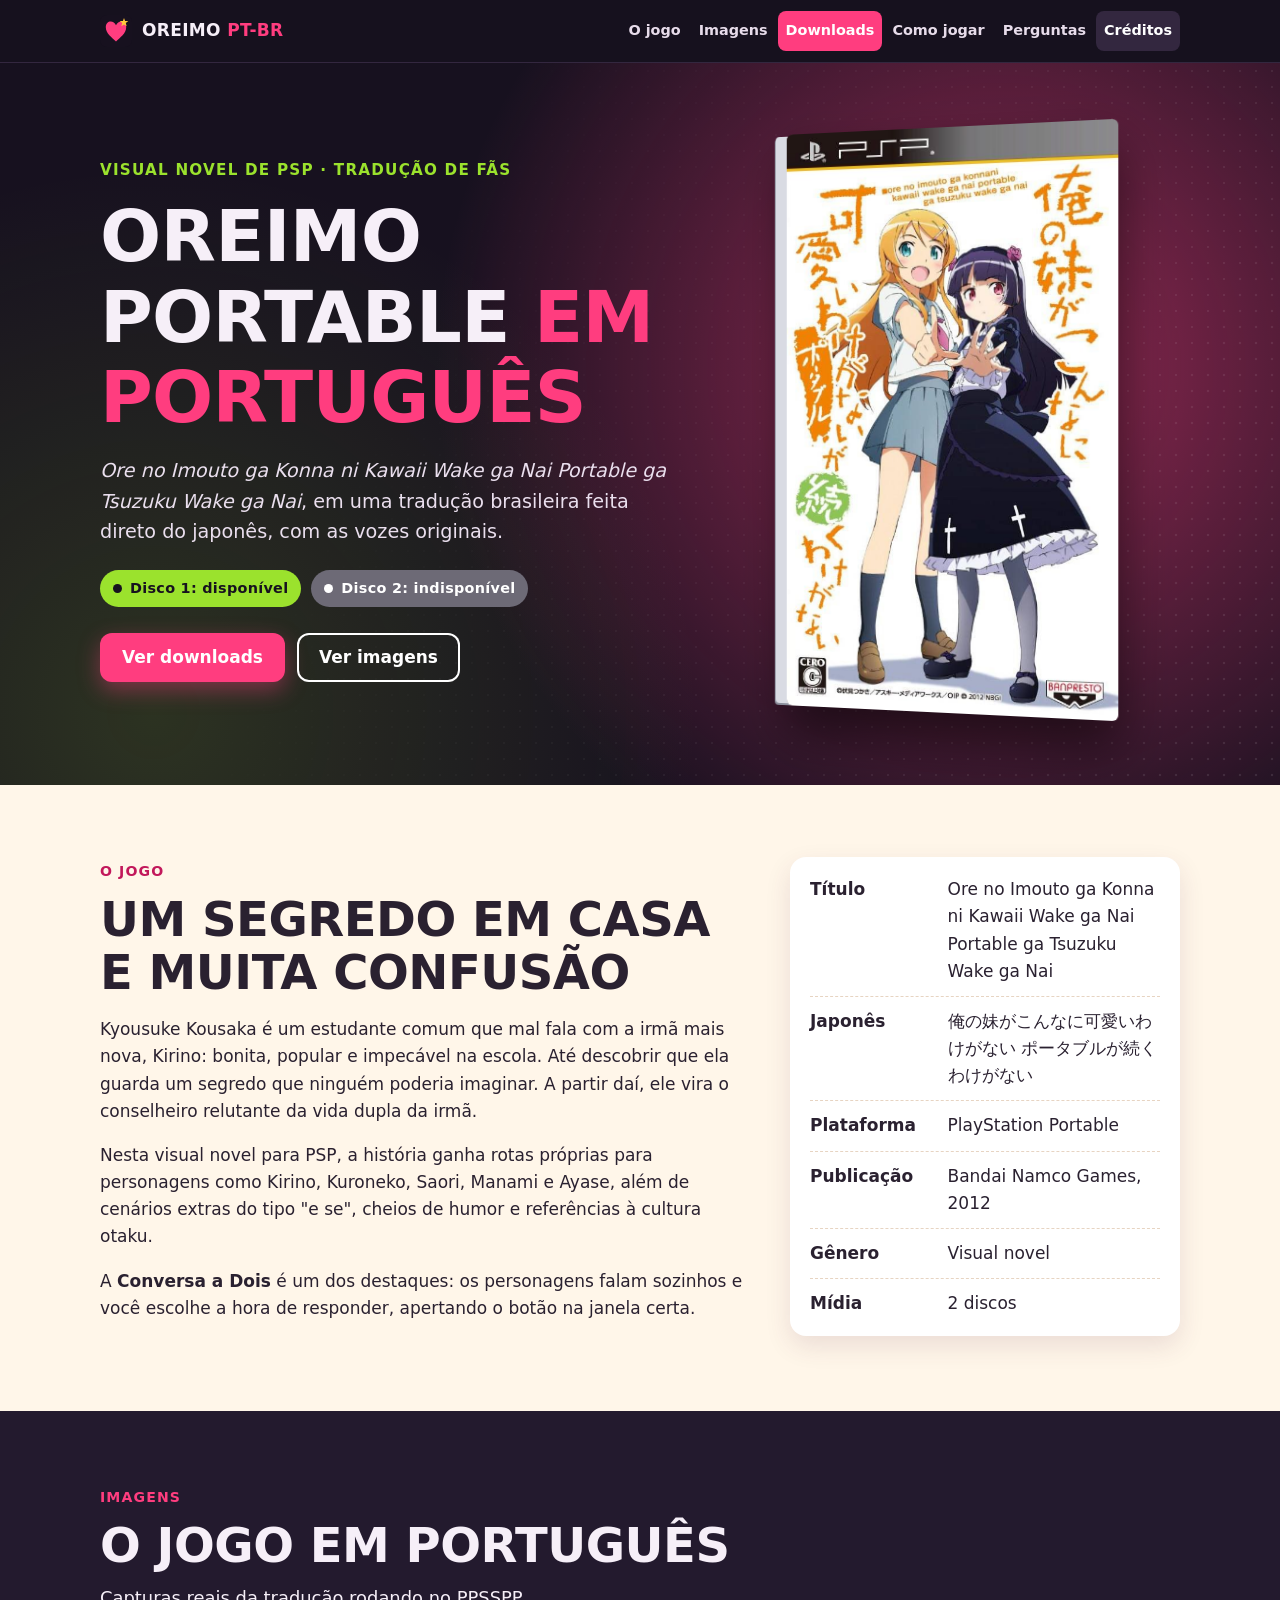
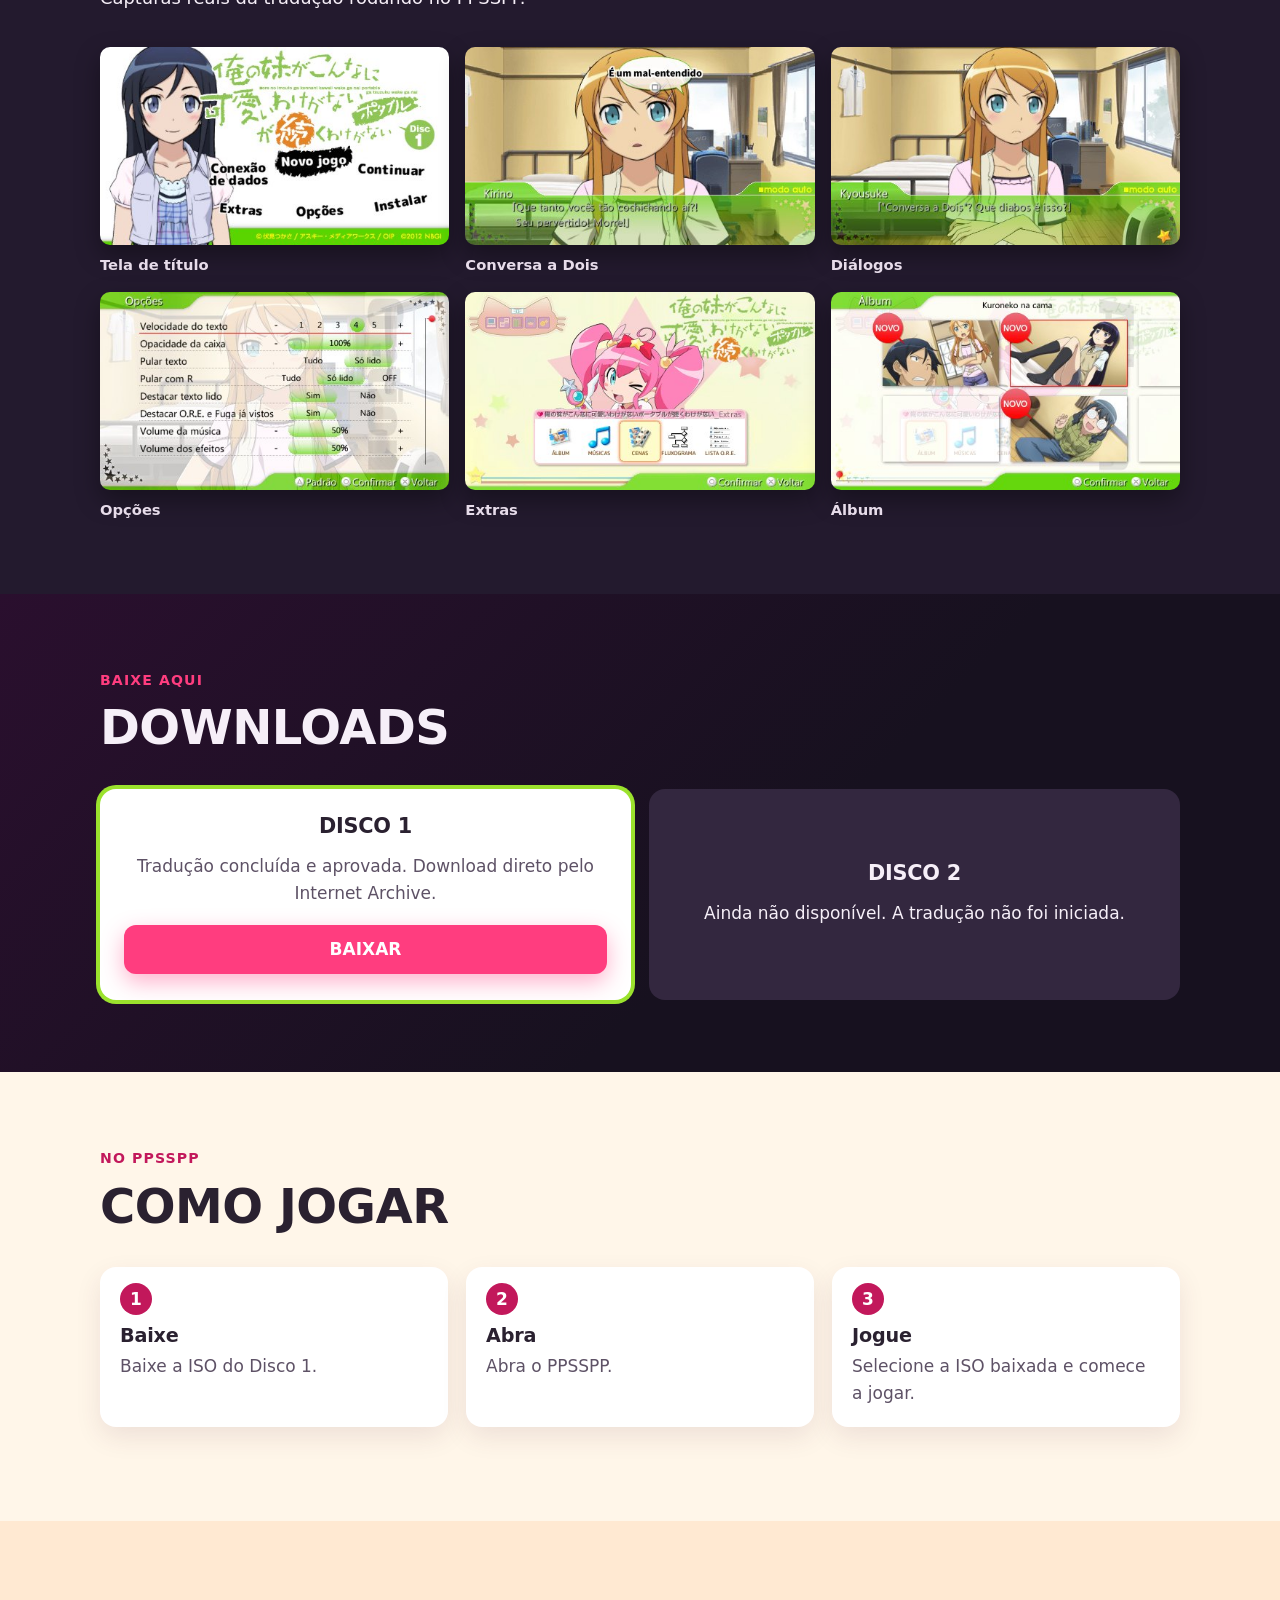
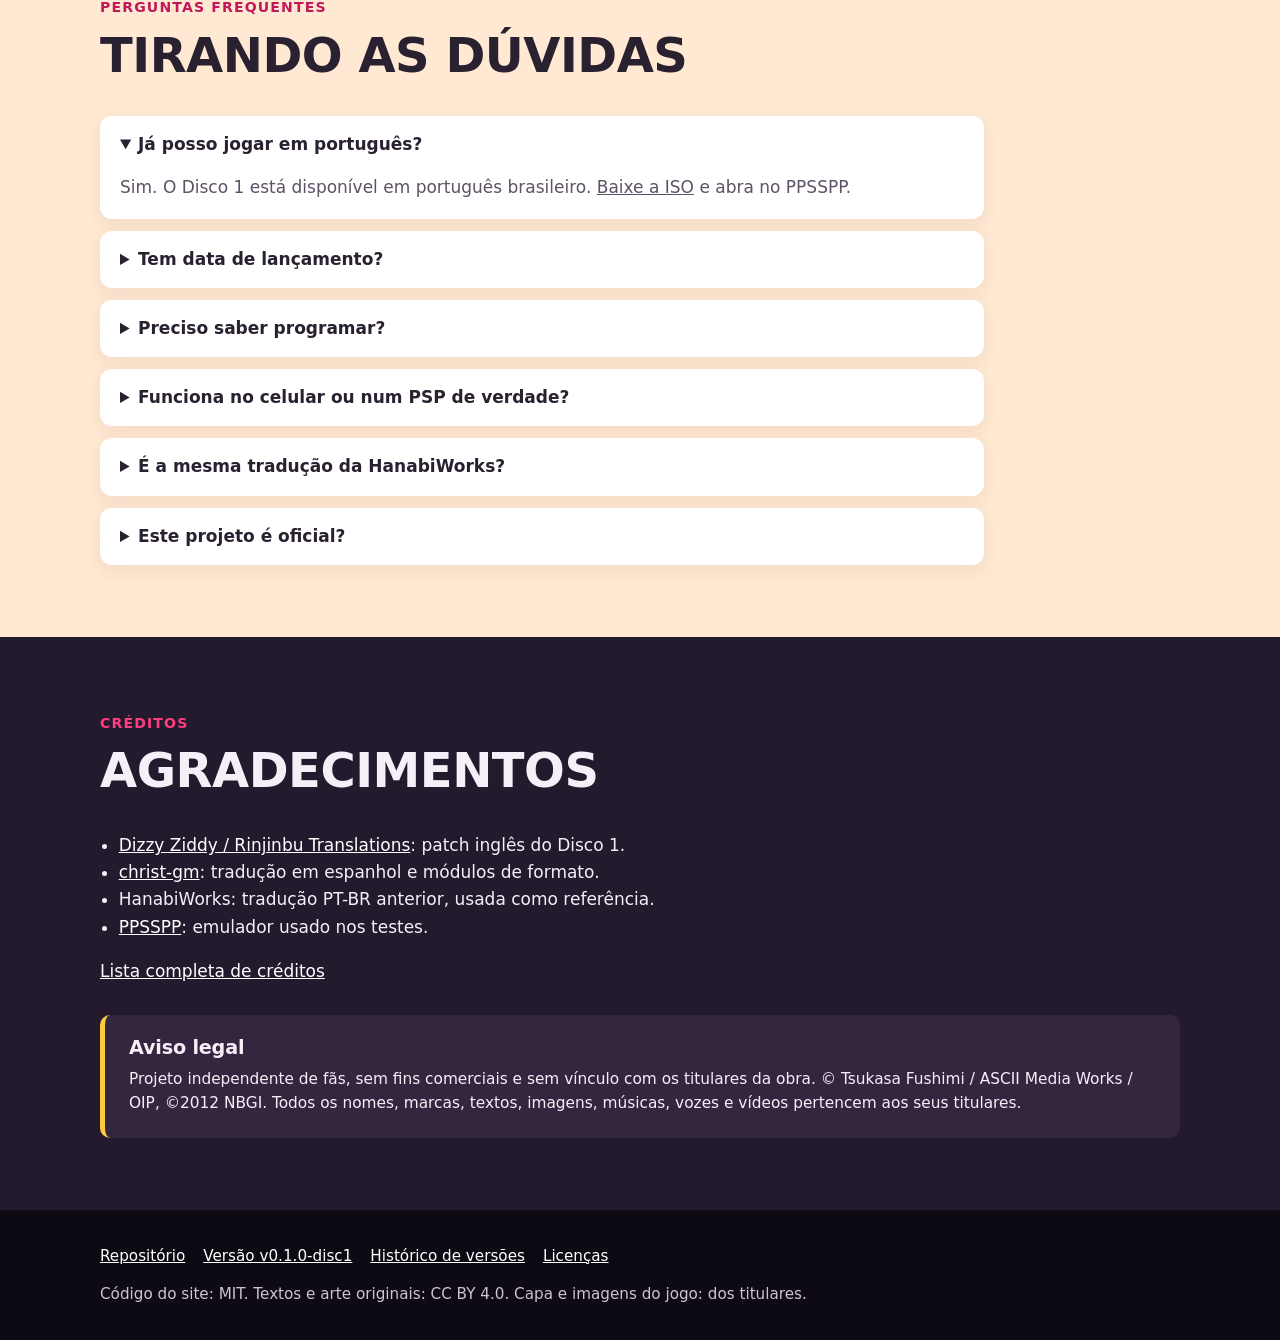
<file: index.html>
<!doctype html>
<html lang="pt-BR">
<head>
<meta charset="utf-8">
<meta name="viewport" content="width=device-width, initial-scale=1">
<title>Oreimo Portable PT-BR | Tradução brasileira para PSP</title>
<meta name="description" content="Baixe o Disco 1 de Oreimo Portable em português brasileiro para jogar no PPSSPP. Tradução do japonês, com vozes originais. Disco 2 indisponível.">
<link rel="canonical" href="https://solisfeeld.github.io/oreimo-portable-ptbr/">
<meta name="theme-color" content="#17111f">
<meta property="og:type" content="website">
<meta property="og:locale" content="pt_BR">
<meta property="og:site_name" content="Oreimo Portable PT-BR">
<meta property="og:title" content="Oreimo Portable PT-BR | Tradução brasileira para PSP">
<meta property="og:description" content="Disco 1 disponível em português brasileiro, com download direto e vozes japonesas originais. Disco 2 indisponível.">
<meta property="og:url" content="https://solisfeeld.github.io/oreimo-portable-ptbr/">
<meta property="og:image" content="https://solisfeeld.github.io/oreimo-portable-ptbr/assets/compartilhar.png">
<meta property="og:image:width" content="1200">
<meta property="og:image:height" content="630">
<meta property="og:image:alt" content="Capa do jogo e o nome Oreimo Portable em português do Brasil">
<meta name="twitter:card" content="summary_large_image">
<link rel="icon" href="assets/favicon.svg" type="image/svg+xml">
<link rel="stylesheet" href="assets/site.css">
<script type="application/ld+json">
{
  "@context": "https://schema.org",
  "@type": "WebSite",
  "name": "Oreimo Portable PT-BR",
  "url": "https://solisfeeld.github.io/oreimo-portable-ptbr/",
  "inLanguage": "pt-BR",
  "description": "Tradução brasileira de fãs de Oreimo Portable, visual novel de PSP."
}
</script>
<script src="assets/site.js" defer></script>
</head>
<body>
<a class="pular" href="#principal">Pular para o conteúdo</a>

<header class="topo">
  <div class="conteudo topo-linha">
    <a class="marca" href="#inicio"><img src="assets/favicon.svg" alt="" width="32" height="32"><span>Oreimo <span>PT-BR</span></span></a>
    <button class="menu-botao" type="button" aria-expanded="false" aria-controls="menu">Menu</button>
    <nav id="menu" aria-label="Navegação principal">
      <ul>
        <li><a href="#jogo">O jogo</a></li>
        <li><a href="#imagens">Imagens</a></li>
        <li><a class="menu-destaque" href="#downloads">Downloads</a></li>
        <li><a href="#instalacao">Como jogar</a></li>
        <li><a href="#perguntas">Perguntas</a></li>
        <li><a href="#creditos">Créditos</a></li>
      </ul>
    </nav>
  </div>
</header>

<main id="principal">

<section class="abertura" id="inicio">
  <div class="conteudo abertura-grade">
    <div>
      <p class="chapeu">Visual novel de PSP · Tradução de fãs</p>
      <h1>Oreimo Portable <em>em português</em></h1>
      <p class="abertura-texto"><em lang="ja-Latn">Ore no Imouto ga Konna ni Kawaii Wake ga Nai Portable ga Tsuzuku Wake ga Nai</em>, em uma tradução brasileira feita direto do japonês, com as vozes originais.</p>
      <div class="selos">
        <span class="selo selo-ok">Disco 1: disponível</span>
        <span class="selo selo-off">Disco 2: indisponível</span>
      </div>
      <div class="acoes">
        <a class="botao botao-principal" href="#downloads">Ver downloads</a>
        <a class="botao botao-secundario" href="#imagens">Ver imagens</a>
      </div>
    </div>
    <figure class="capa-caixa">
      <img src="assets/capa-oficial.jpg" alt="Capa japonesa do jogo para PSP: Kirino e Kuroneko sobre fundo branco, com o título em letras laranja e o caractere 続 em verde" width="576" height="993">
    </figure>
  </div>
</section>

<section class="secao secao-papel" id="jogo">
  <div class="conteudo duas">
    <div>
      <span class="rotulo">O jogo</span>
      <h2>Um segredo em casa e muita confusão</h2>
      <p style="margin-top:16px">Kyousuke Kousaka é um estudante comum que mal fala com a irmã mais nova, Kirino: bonita, popular e impecável na escola. Até descobrir que ela guarda um segredo que ninguém poderia imaginar. A partir daí, ele vira o conselheiro relutante da vida dupla da irmã.</p>
      <p>Nesta visual novel para PSP, a história ganha rotas próprias para personagens como Kirino, Kuroneko, Saori, Manami e Ayase, além de cenários extras do tipo "e se", cheios de humor e referências à cultura otaku.</p>
      <p>A <strong>Conversa a Dois</strong> é um dos destaques: os personagens falam sozinhos e você escolhe a hora de responder, apertando o botão na janela certa.</p>
    </div>
    <div class="ficha">
      <dl>
        <div><dt>Título</dt><dd>Ore no Imouto ga Konna ni Kawaii Wake ga Nai Portable ga Tsuzuku Wake ga Nai</dd></div>
        <div><dt>Japonês</dt><dd lang="ja">俺の妹がこんなに可愛いわけがない ポータブルが続くわけがない</dd></div>
        <div><dt>Plataforma</dt><dd>PlayStation Portable</dd></div>
        <div><dt>Publicação</dt><dd>Bandai Namco Games, 2012</dd></div>
        <div><dt>Gênero</dt><dd>Visual novel</dd></div>
        <div><dt>Mídia</dt><dd>2 discos</dd></div>
      </dl>
    </div>
  </div>
</section>

<section class="secao secao-escura" id="imagens">
  <div class="conteudo">
    <div class="cabeca">
      <span class="rotulo">Imagens</span>
      <h2>O jogo em português</h2>
      <p>Capturas reais da tradução rodando no PPSSPP.</p>
    </div>
    <div class="galeria">
      <figure><img src="assets/capturas/titulo.jpg" alt="Tela de título em português, com o menu traduzido" width="480" height="272"><figcaption>Tela de título</figcaption></figure>
      <figure><img src="assets/capturas/conversa-a-dois.jpg" alt="Conversa a Dois com Kirino e o balão de réplica É um mal-entendido" width="480" height="272"><figcaption>Conversa a Dois</figcaption></figure>
      <figure><img src="assets/capturas/dialogo.jpg" alt="Diálogo em português com Kirino no quarto" width="480" height="272"><figcaption>Diálogos</figcaption></figure>
      <figure><img src="assets/capturas/opcoes.jpg" alt="Tela de Opções traduzida" width="480" height="272"><figcaption>Opções</figcaption></figure>
      <figure><img src="assets/capturas/extras.jpg" alt="Menu de Extras em português" width="480" height="272"><figcaption>Extras</figcaption></figure>
      <figure><img src="assets/capturas/album.jpg" alt="Álbum com títulos em português" width="480" height="272"><figcaption>Álbum</figcaption></figure>
    </div>
  </div>
</section>

<section class="secao downloads" id="downloads">
  <div class="conteudo">
    <div class="cabeca">
      <span class="rotulo">Baixe aqui</span>
      <h2>Downloads</h2>
    </div>
    <div class="pacotes pacotes-dois">
      <article class="pacote pacote-ativo">
        <h3>DISCO 1</h3>
        <p>Tradução concluída e aprovada. Download direto pelo Internet Archive.</p>
        <a class="botao botao-principal" href="https://archive.org/download/oreimo-portable-ga-tsuzuku-ptbr/Oreimo_Disco1_PTBR.iso" aria-label="Baixar Disco 1 em português brasileiro">BAIXAR</a>
      </article>
      <article class="pacote">
        <h3>DISCO 2</h3>
        <p>Ainda não disponível. A tradução não foi iniciada.</p>
      </article>
    </div>
  </div>
</section>

<section class="secao secao-papel" id="instalacao">
  <div class="conteudo">
    <div class="cabeca">
      <span class="rotulo">No PPSSPP</span>
      <h2>Como jogar</h2>
    </div>
    <ol class="passos">
      <li><h3>Baixe</h3><p>Baixe a ISO do Disco 1.</p></li>
      <li><h3>Abra</h3><p>Abra o PPSSPP.</p></li>
      <li><h3>Jogue</h3><p>Selecione a ISO baixada e comece a jogar.</p></li>
    </ol>
  </div>
</section>

<section class="secao secao-papel-2" id="perguntas">
  <div class="conteudo">
    <div class="cabeca">
      <span class="rotulo">Perguntas frequentes</span>
      <h2>Tirando as dúvidas</h2>
    </div>
    <div class="perguntas">
      <details open><summary>Já posso jogar em português?</summary><p>Sim. O Disco 1 está disponível em português brasileiro. <a href="#downloads">Baixe a ISO</a> e abra no PPSSPP.</p></details>
      <details><summary>Tem data de lançamento?</summary><p>O Disco 1 já está disponível. A tradução do Disco 2 ainda não foi iniciada e não tem previsão de lançamento.</p></details>
      <details><summary>Preciso saber programar?</summary><p>Não. As ferramentas do repositório são só para quem desenvolve.</p></details>
      <details><summary>Funciona no celular ou num PSP de verdade?</summary><p>Não sabemos, porque isso ainda não foi testado.</p></details>
      <details><summary>É a mesma tradução da HanabiWorks?</summary><p>Não. Esta é uma tradução nova, feita a partir do japonês. Outras traduções serviram só como referência de comparação.</p></details>
      <details><summary>Este projeto é oficial?</summary><p>Não. É um projeto independente de fãs, sem fins comerciais e sem vínculo com os titulares da obra.</p></details>
    </div>
  </div>
</section>

<section class="secao secao-escura creditos" id="creditos">
  <div class="conteudo">
    <div class="cabeca">
      <span class="rotulo">Créditos</span>
      <h2>Agradecimentos</h2>
    </div>
    <ul>
      <li><a href="https://dizzyziddy.xyz/2015/02/14/oreimo-tsuzuku-psp-disc-1-full-english-patch-release/">Dizzy Ziddy / Rinjinbu Translations</a>: patch inglês do Disco 1.</li>
      <li><a href="https://github.com/christ-gm/oreimo-es">christ-gm</a>: tradução em espanhol e módulos de formato.</li>
      <li>HanabiWorks: tradução PT-BR anterior, usada como referência.</li>
      <li><a href="https://www.ppsspp.org/">PPSSPP</a>: emulador usado nos testes.</li>
    </ul>
    <p><a href="https://github.com/Solisfeeld/oreimo-portable-ptbr/blob/main/docs/CREDITOS_E_AVISOS.md">Lista completa de créditos</a></p>
    <div class="aviso-legal">
      <h3 style="margin-bottom:8px">Aviso legal</h3>
      <p>Projeto independente de fãs, sem fins comerciais e sem vínculo com os titulares da obra. © Tsukasa Fushimi / ASCII Media Works / OIP, ©2012 NBGI. Todos os nomes, marcas, textos, imagens, músicas, vozes e vídeos pertencem aos seus titulares.</p>
    </div>
  </div>
</section>

</main>

<footer class="rodape">
  <div class="conteudo rodape-linha">
    <ul>
      <li><a href="https://github.com/Solisfeeld/oreimo-portable-ptbr">Repositório</a></li>
      <li><a href="https://github.com/Solisfeeld/oreimo-portable-ptbr/releases/tag/v0.1.0-disc1">Versão v0.1.0-disc1</a></li>
      <li><a href="https://github.com/Solisfeeld/oreimo-portable-ptbr/blob/main/CHANGELOG.md">Histórico de versões</a></li>
      <li><a href="https://github.com/Solisfeeld/oreimo-portable-ptbr/blob/main/docs/LICENCAS.md">Licenças</a></li>
    </ul>
    <p>Código do site: MIT. Textos e arte originais: CC BY 4.0. Capa e imagens do jogo: dos titulares.</p>
  </div>
</footer>
</body>
</html>
</file>
<file: assets/site.css>
/* Oreimo Portable PT-BR: visual de lançamento de PSP. Sem fontes nem scripts externos. */
:root {
  --tinta: #17111f;
  --tinta-2: #231a2e;
  --tinta-3: #33273f;
  --papel: #fff6e9;
  --papel-2: #ffe9d2;
  --texto: #2a2130;
  --texto-suave: #5e5266;
  --rosa: #ff3d7f;
  --rosa-escuro: #c2185b;
  --lima: #9be22d;
  --lima-escuro: #3f7d0b;
  --ouro: #ffc93c;
  --cinza: #6d6a76;
  --raio: 16px;
  --largura: 1120px;
  --sombra: 0 18px 40px rgba(23, 17, 31, .28);
}

* { box-sizing: border-box; }
html { scroll-behavior: smooth; scroll-padding-top: 76px; -webkit-text-size-adjust: 100%; }
body {
  margin: 0;
  background: var(--tinta);
  color: #f6eff8;
  font-family: system-ui, -apple-system, "Segoe UI", Roboto, "Noto Sans", "Helvetica Neue", Arial, sans-serif;
  font-size: 1.0625rem;
  line-height: 1.6;
}
img, svg { display: block; max-width: 100%; height: auto; }
a { color: inherit; }
h1, h2, h3 { line-height: 1.12; margin: 0; letter-spacing: -.01em; }
h2 { font-size: clamp(1.9rem, 5vw, 3rem); font-weight: 900; text-transform: uppercase; }
h3 { font-size: 1.2rem; font-weight: 800; }
p { margin: 0 0 1em; }
:focus-visible { outline: 3px solid var(--ouro); outline-offset: 3px; border-radius: 4px; }

.pular { position: absolute; left: -999px; top: 8px; background: var(--ouro); color: var(--tinta); padding: 10px 16px; border-radius: 8px; font-weight: 800; z-index: 30; }
.pular:focus { left: 8px; }
.conteudo { width: min(var(--largura), 100%); margin: 0 auto; padding: 0 20px; }

/* Cabeçalho */
.topo { position: sticky; top: 0; z-index: 20; background: rgba(23, 17, 31, .94); border-bottom: 1px solid var(--tinta-3); }
.topo-linha { display: flex; align-items: center; justify-content: space-between; gap: 16px; min-height: 62px; }
.marca { display: flex; align-items: center; gap: 10px; font-weight: 900; text-decoration: none; text-transform: uppercase; letter-spacing: .02em; white-space: nowrap; }
.marca img { width: 32px; height: 32px; }
.marca span span { color: var(--rosa); }
.menu-botao { display: none; background: var(--tinta-3); color: #fff; border: 0; border-radius: 10px; padding: 10px 14px; font: inherit; font-weight: 800; cursor: pointer; }
#menu ul { display: flex; flex-wrap: wrap; gap: 2px; list-style: none; margin: 0; padding: 0; }
#menu a { display: block; padding: 8px 8px; border-radius: 8px; color: #e7dcea; font-size: .9rem; font-weight: 700; text-decoration: none; }
#menu a:hover, #menu a[aria-current] { color: #fff; background: var(--tinta-3); }
#menu a.menu-destaque { background: var(--rosa); color: #fff; }

/* Abertura */
.abertura {
  position: relative;
  overflow: hidden;
  background:
    radial-gradient(circle at 78% 42%, rgba(255, 61, 127, .55), transparent 52%),
    radial-gradient(circle at 12% 90%, rgba(155, 226, 45, .16), transparent 42%),
    var(--tinta);
}
.abertura::before {
  content: "";
  position: absolute;
  inset: 0;
  background-image: radial-gradient(rgba(255, 255, 255, .1) 1.4px, transparent 1.6px);
  background-size: 16px 16px;
  mask-image: linear-gradient(115deg, transparent 30%, #000 100%);
  -webkit-mask-image: linear-gradient(115deg, transparent 30%, #000 100%);
}
.abertura-grade { position: relative; display: grid; grid-template-columns: 1.1fr .9fr; gap: 48px; align-items: center; padding-top: 64px; padding-bottom: 72px; }
.chapeu { margin: 0 0 14px; color: var(--lima); font-weight: 800; letter-spacing: .08em; text-transform: uppercase; font-size: .95rem; }
.abertura h1 { font-size: clamp(2.5rem, 7vw, 4.5rem); font-weight: 900; text-transform: uppercase; }
.abertura h1 em { color: var(--rosa); font-style: normal; }
.abertura-texto { margin: 18px 0 22px; font-size: 1.2rem; color: #eadfee; max-width: 36em; }
.selos { display: flex; flex-wrap: wrap; gap: 10px; margin-bottom: 26px; }
.selo { display: inline-flex; align-items: center; gap: 8px; padding: 7px 13px; border-radius: 999px; font-size: .9rem; font-weight: 800; letter-spacing: .02em; }
.selo::before { content: ""; width: 9px; height: 9px; border-radius: 50%; background: currentColor; }
.selo-ok { background: var(--lima); color: var(--tinta); }
.selo-prep { background: var(--ouro); color: var(--tinta); }
.selo-off { background: var(--cinza); color: #fff; }
.acoes { display: flex; flex-wrap: wrap; gap: 12px; }
.botao { display: inline-flex; align-items: center; justify-content: center; max-width: 100%; min-height: 48px; padding: 11px 22px; border-radius: 12px; font-weight: 800; text-align: center; text-decoration: none; transition: transform .15s ease, box-shadow .15s ease; }
.botao:hover { transform: translateY(-2px); }
.botao-principal { background: var(--rosa); color: #fff; box-shadow: 0 8px 22px rgba(255, 61, 127, .4); }
.botao-secundario { background: transparent; color: #fff; box-shadow: inset 0 0 0 2px #fff; }
.botao-escuro { background: var(--tinta); color: #fff; }
.capa-caixa { position: relative; margin: 0; justify-self: center; width: min(340px, 100%); perspective: 1400px; }
.capa-caixa img { position: relative; width: 100%; border-radius: 6px; box-shadow: -14px 0 0 -2px #d9dbe3, -15px 2px 0 -2px #8b8f9c, 0 26px 50px rgba(0, 0, 0, .55); transform: rotateY(-13deg); transition: transform .4s ease; }
.capa-caixa:hover img { transform: rotateY(-4deg); }

/* Faixa de números */

/* Seções */
.secao { padding: 72px 0; }
.secao-papel { background: var(--papel); color: var(--texto); }
.secao-papel-2 { background: var(--papel-2); color: var(--texto); }
.secao-escura { background: var(--tinta-2); }
.cabeca { max-width: 44em; margin-bottom: 34px; }
.cabeca p { margin: 12px 0 0; font-size: 1.12rem; }
.secao-papel .cabeca p, .secao-papel-2 .cabeca p { color: var(--texto-suave); }
.rotulo { display: inline-block; margin-bottom: 10px; color: var(--rosa); font-weight: 800; letter-spacing: .08em; text-transform: uppercase; font-size: .88rem; }
.secao-papel .rotulo, .secao-papel-2 .rotulo { color: var(--rosa-escuro); }
.duas { display: grid; grid-template-columns: 1.25fr .75fr; gap: 40px; align-items: start; }
.duas-iguais { grid-template-columns: 1fr 1fr; }
.ficha { background: #fff; border-radius: var(--raio); padding: 8px 20px; box-shadow: 0 10px 26px rgba(90, 40, 70, .12); }
.ficha dl { margin: 0; }
.ficha div { display: grid; grid-template-columns: 7.5em 1fr; gap: 10px; padding: 11px 0; border-bottom: 1px dashed #e7d4c2; }
.ficha div:last-child { border-bottom: 0; }
.ficha dt { font-weight: 800; }
.ficha dd { margin: 0; overflow-wrap: anywhere; }
.demonstracao { display: grid; grid-template-columns: 1.1fr .9fr; gap: 36px; align-items: center; }
.demonstracao img { border-radius: var(--raio); box-shadow: var(--sombra); }
.etiqueta { display: inline-block; background: var(--ouro); color: var(--tinta); padding: 4px 10px; border-radius: 6px; font-size: .85rem; font-weight: 800; margin-bottom: 12px; }
.lista-marcada { padding-left: 1.2em; margin: 0 0 1em; }
.lista-marcada li { margin-bottom: .4em; }

.galeria { display: grid; grid-template-columns: repeat(3, 1fr); gap: 16px; }
.galeria figure { margin: 0; }
.galeria img { width: 100%; border-radius: 10px; box-shadow: 0 10px 24px rgba(0, 0, 0, .35); }
.galeria figcaption { margin-top: 8px; font-size: .92rem; font-weight: 700; color: #e7dcea; }

/* Discos */

/* Downloads */
.downloads { background: linear-gradient(135deg, #2a0f2e, var(--tinta) 60%); }
.pacotes { display: grid; grid-template-columns: repeat(3, 1fr); gap: 18px; }
.pacote { display: flex; flex-direction: column; justify-content: center; align-items: center; min-width: 0; gap: 14px; background: var(--tinta-3); border-radius: var(--raio); padding: 26px 24px; text-align: center; }
.pacotes-dois { grid-template-columns: repeat(2, 1fr); }
.pacote-ativo { background: #fff; color: var(--texto); box-shadow: 0 0 0 4px var(--lima); }
.pacote-ativo p { color: var(--texto-suave); }
.pacote h3 { font-size: 1.3rem; }
.pacote p { margin: 0; }
.pacote-ativo .botao { width: 100%; margin-top: 4px; }
.precisa { display: grid; grid-template-columns: 1fr 1fr; gap: 18px; }
.precisa > div { background: rgba(255, 255, 255, .06); border-radius: var(--raio); padding: 20px 24px; }
.precisa h3 { margin-bottom: 8px; }
.precisa ul { margin: 0; padding-left: 1.1em; }

/* Passos */
.passos { counter-reset: passo; list-style: none; margin: 0 0 22px; padding: 0; display: grid; grid-template-columns: repeat(3, 1fr); gap: 18px; }
.passos li { counter-increment: passo; position: relative; background: #fff; border-radius: var(--raio); padding: 58px 20px 20px; box-shadow: 0 10px 26px rgba(90, 40, 70, .1); }
.passos li::before { content: counter(passo); position: absolute; top: 16px; left: 20px; display: grid; place-items: center; width: 32px; height: 32px; border-radius: 50%; background: var(--rosa-escuro); color: #fff; font-weight: 900; }
.passos h3 { margin-bottom: 6px; }
.passos p { margin: 0; color: var(--texto-suave); }

/* Tabela */

/* Perguntas */
.perguntas { display: grid; gap: 12px; max-width: 52em; }
details { background: #fff; border-radius: 12px; box-shadow: 0 6px 18px rgba(90, 40, 70, .08); }
summary { cursor: pointer; padding: 15px 20px; font-weight: 800; }
details p { margin: 0; padding: 0 20px 18px; color: var(--texto-suave); }

/* Créditos */
.creditos ul { padding-left: 1.1em; margin: 0 0 1em; }
.creditos h3 { margin: 0 0 8px; }
.creditos a { color: #fff; overflow-wrap: anywhere; }
.aviso-legal { margin-top: 30px; padding: 22px 24px; background: var(--tinta-3); border-left: 5px solid var(--ouro); border-radius: 10px; font-size: .96rem; }
.aviso-legal p:last-child { margin-bottom: 0; }

/* Rodapé */
.rodape { background: #0e0a13; padding: 34px 0; font-size: .95rem; color: #cfc2d6; }
.rodape-linha { display: flex; flex-wrap: wrap; gap: 14px 26px; justify-content: space-between; align-items: center; }
.rodape ul { display: flex; flex-wrap: wrap; gap: 8px 18px; list-style: none; margin: 0; padding: 0; }
.rodape a { color: #fff; }
.rodape p { margin: 0; }

/* Página de erro */
.pagina-erro { display: grid; place-items: center; min-height: 100vh; padding: 20px; text-align: center; }
.pagina-erro h1 { font-size: clamp(2rem, 7vw, 3.2rem); margin: 14px 0 10px; }
.pagina-erro p { margin-bottom: 20px; }

/* Menos movimento, quando o usuário pede */
@media (prefers-reduced-motion: reduce) {
  html { scroll-behavior: auto; }
  .botao, .capa-caixa img { transition: none; }
}

@media (max-width: 980px) {
  .menu-botao { display: block; }
  #menu { display: none; position: absolute; left: 0; right: 0; top: 100%; background: var(--tinta); border-bottom: 1px solid var(--tinta-3); padding: 8px 20px 16px; }
  #menu.aberto { display: block; }
  #menu ul { flex-direction: column; }
  #menu a { padding: 11px 12px; font-size: 1.02rem; }
  .abertura-grade, .duas, .duas-iguais, .demonstracao { grid-template-columns: 1fr; }
  .abertura-grade { padding-top: 44px; padding-bottom: 52px; gap: 36px; }
  .capa-caixa { width: min(260px, 70%); }
  .capa-caixa img { transform: none; box-shadow: 0 18px 36px rgba(0, 0, 0, .5); }
  .pacotes, .passos, .galeria { grid-template-columns: 1fr 1fr; }
}

@media (max-width: 640px) {
  .secao { padding: 52px 0; }
  .pacotes, .pacotes-dois, .passos, .precisa, .galeria { grid-template-columns: 1fr; }
  .acoes .botao { flex: 1 1 100%; }
  .ficha div { grid-template-columns: 1fr; gap: 0; }
  th, td { padding: 10px 8px; }
}
</file>
